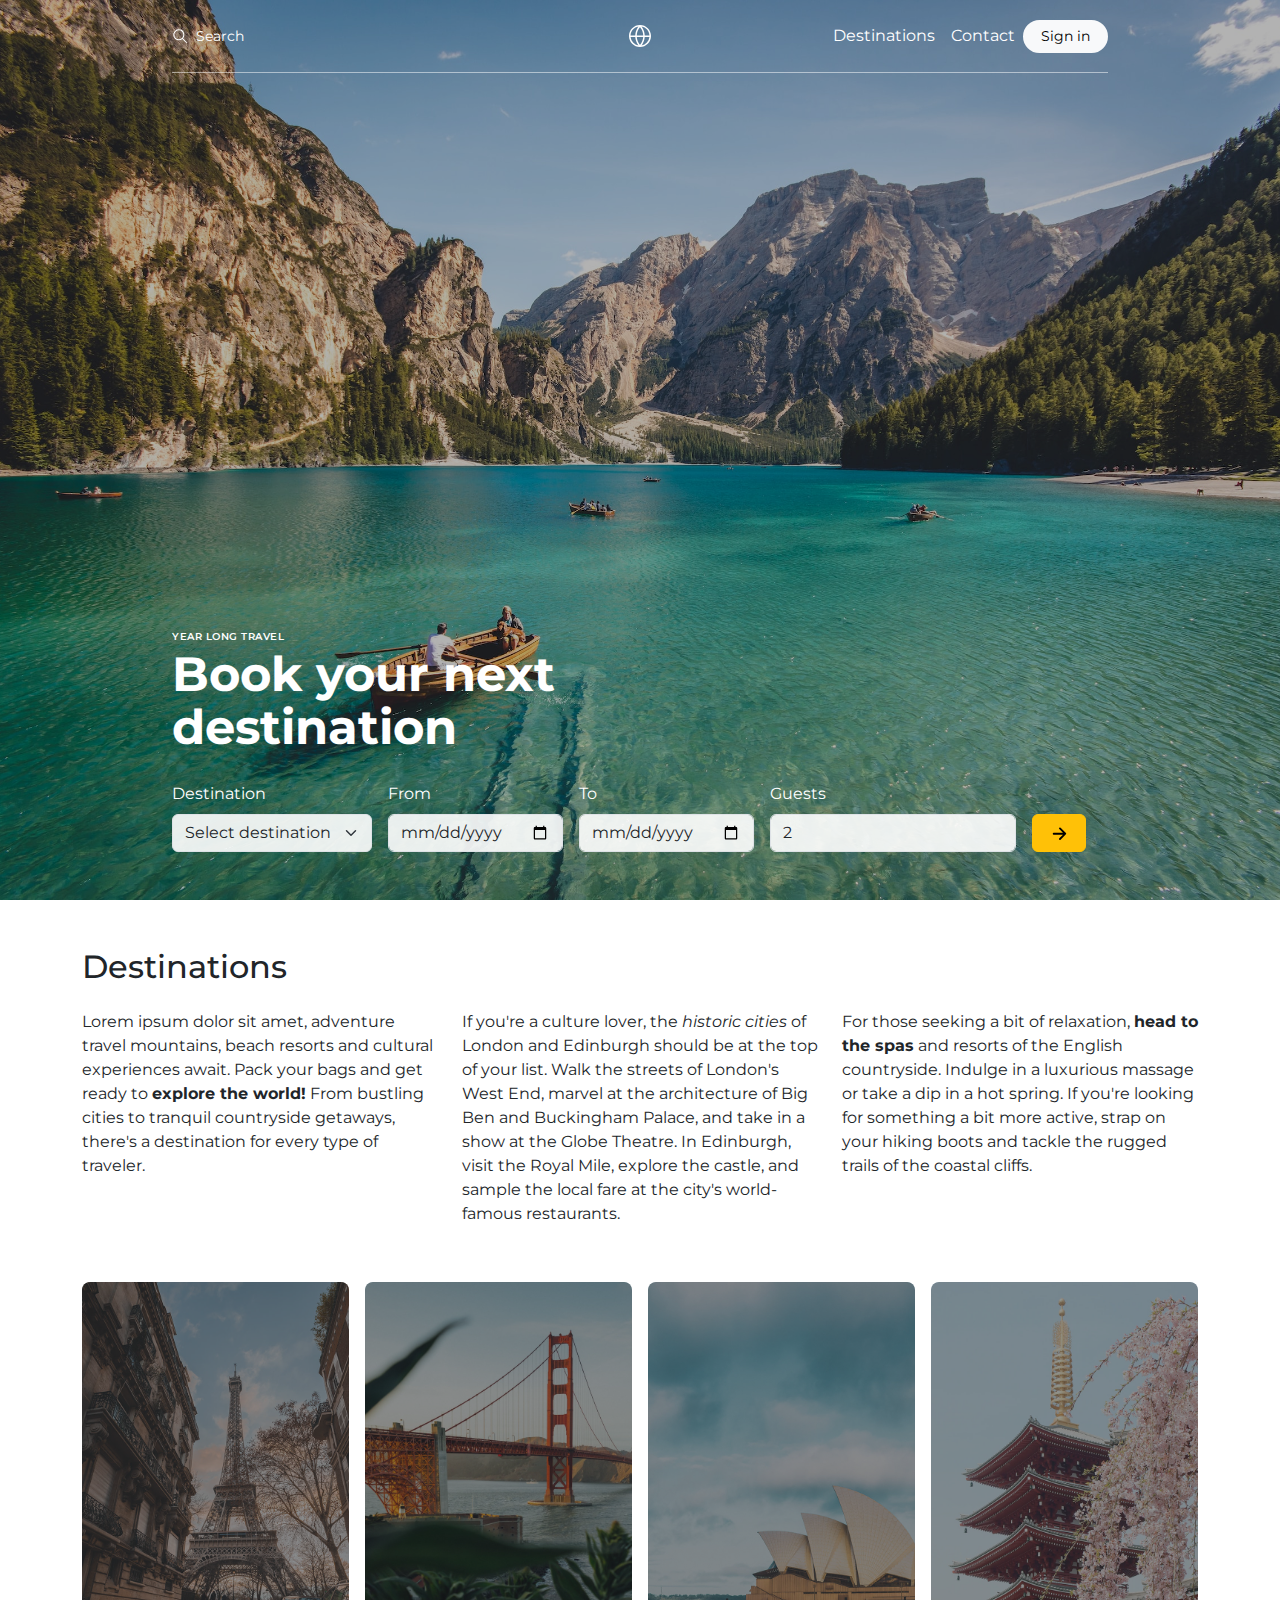
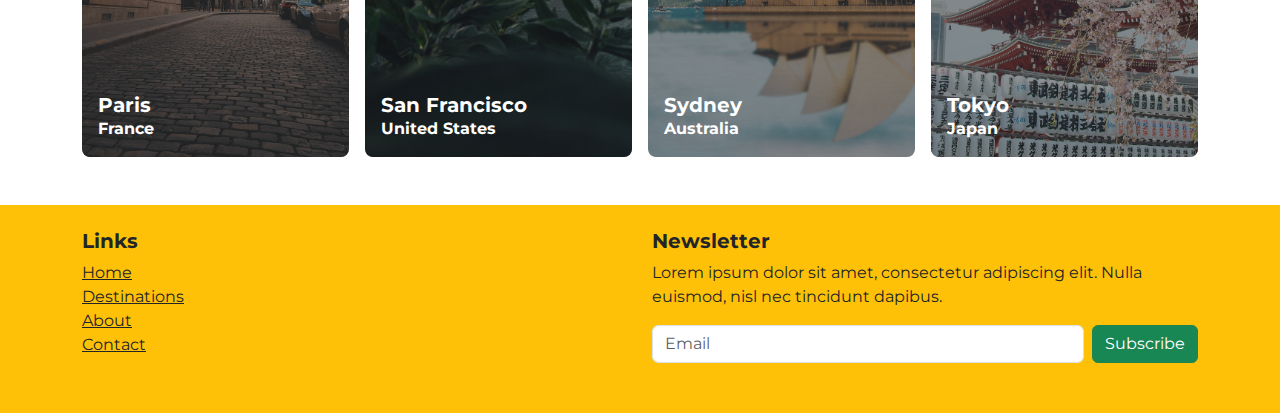
<file: index.html>
<!DOCTYPE html>
<html lang="en">
  <head>
    <meta charset="UTF-8" />
    <meta name="viewport" content="width=device-width, initial-scale=1.0" />
    <title>Travel Agency Landing Page</title>

    <!-- Bootstrap -->
    <link
      href="https://cdn.jsdelivr.net/npm/bootstrap@5.3.0/dist/css/bootstrap.min.css"
      rel="stylesheet"
    />
    <!-- Google Fonts -->
    <link
      href="https://fonts.googleapis.com/css2?family=Montserrat:wght@400;700;900&family=Dancing+Script&display=swap"
      rel="stylesheet"
    />
    <!-- CSS file -->
    <link rel="stylesheet" href="style.css" />
  </head>
  <body>
    <!-- HERO SECTION with TOP NAV OVERLAY -->
    <section
      class="hero text-white d-flex flex-column justify-content-start align-items-center"
      id="hero"
    >
      <!-- TOP NAVIGATION BAR -->
      <header class="w-100 position-absolute top-0 z-3">
        <div class="container">
          <nav class="navbar navbar-expand-lg navbar-dark py-3 px-0">
            <div class="container-fluid px-0">
              <!-- Left: Search -->
              <div class="d-flex align-items-center">
                <img
                  src="assets/web-2-1-4-v2-template/icons/search-white.svg"
                  alt="Search"
                  width="16"
                  class="me-2"
                />
                <span class="small text-white">Search</span>
              </div>

              <!-- Center: Globe (visible only on large screens) -->
              <div
                class="position-absolute start-50 translate-middle-x d-none d-lg-block"
              >
                <img
                  src="assets/web-2-1-4-v2-template/icons/globe-white.svg"
                  alt="Globe"
                  width="24"
                />
              </div>

              <!-- Toggler -->
              <button
                class="navbar-toggler ms-auto"
                type="button"
                data-bs-toggle="collapse"
                data-bs-target="#mainNav"
                aria-controls="mainNav"
                aria-expanded="false"
                aria-label="Toggle navigation"
              >
                <span class="navbar-toggler-icon"></span>
              </button>

              <!-- Links -->
              <div
                class="collapse navbar-collapse justify-content-end"
                id="mainNav"
              >
                <ul class="navbar-nav align-items-lg-center gap-2 gap-lg-0">
                  <li class="nav-item">
                    <a
                      href="destinations.html"
                      class="nav-link text-white small"
                      >Destinations</a
                    >
                  </li>
                  <li class="nav-item">
                    <a href="contact.html" class="nav-link text-white small"
                      >Contact</a
                    >
                  </li>
                  <li class="nav-item">
                    <button
                      class="btn btn-light btn-sm rounded-pill px-3 py-1 border-2"
                    >
                      Sign in
                    </button>
                  </li>
                </ul>
              </div>
            </div>
          </nav>
          <hr
            class="border-top border-white opacity-50 m-0"
            style="height: 1px"
          />
        </div>
      </header>

      <!-- Hero Text + Booking Form -->
      <div
        class="container h-100 d-flex flex-column justify-content-end pb-5 w-100 position-absolute top-0 z-3"
        style="z-index: 2"
      >
        <div class="text-white d-flex flex-column align-items-start gap-1">
          <div class="hero-text">
            <p>YEAR LONG TRAVEL</p>
            <h1>Book your next <br />destination</h1>
          </div>

          <form
            class="booking-form d-flex flex-wrap flex-md-nowrap gap-3 align-items-start"
          >
            <div>
              <label class="form-label">Destination</label>
              <select class="form-select">
                <option selected>Select destination</option>
                <option>Paris, France</option>
                <option>San Francisco, USA</option>
                <option>Sydney, Australia</option>
                <option>Tokyo, Japan</option>
              </select>
            </div>
            <div>
              <label class="form-label">From</label>
              <input type="date" class="form-control" />
            </div>
            <div>
              <label class="form-label">To</label>
              <input type="date" class="form-control" />
            </div>
            <div>
              <label class="form-label">Guests</label>
              <input type="number" class="form-control" value="2" min="1" />
            </div>
            <div>
              <label class="form-label invisible">Search</label>
              <button type="submit" class="btn btn-warning px-3">
                <img
                  src="assets/web-2-1-4-v2-template/icons/arrow-right.svg"
                  alt="Arrow"
                  width="20"
                />
              </button>
            </div>
          </form>
        </div>
      </div>
    </section>

    <!-- DESTINATIONS SECTION -->
    <section class="destinations py-5">
      <div class="container">
        <h2 class="mb-4">Destinations</h2>
        <div class="row mb-4">
          <div class="col-md-4">
            <p>
              Lorem ipsum dolor sit amet, adventure travel mountains, beach
              resorts and cultural experiences await. Pack your bags and get
              ready to
              <strong>explore the world!</strong> From bustling cities to
              tranquil countryside getaways, there's a destination for every
              type of traveler.
            </p>
          </div>
          <div class="col-md-4">
            <p>
              If you're a culture lover, the <em>historic cities</em> of London
              and Edinburgh should be at the top of your list. Walk the streets
              of London's West End, marvel at the architecture of Big Ben and
              Buckingham Palace, and take in a show at the Globe Theatre. In
              Edinburgh, visit the Royal Mile, explore the castle, and sample
              the local fare at the city's world-famous restaurants.
            </p>
          </div>
          <div class="col-md-4">
            <p>
              For those seeking a bit of relaxation,
              <strong>head to the spas</strong> and resorts of the English
              countryside. Indulge in a luxurious massage or take a dip in a hot
              spring. If you're looking for something a bit more active, strap
              on your hiking boots and tackle the rugged trails of the coastal
              cliffs.
            </p>
          </div>
        </div>

        <div class="row g-3 mt-4">
          <div class="col-12 col-md-6 col-lg-3">
            <div class="card text-white border-0 overflow-hidden">
              <img
                src="assets/web-2-1-4-v2-template/images/destinations/paris.jpg"
                class="card-img"
                alt="Paris"
              />
              <div
                class="card-img-overlay d-flex flex-column justify-content-end bg-dark bg-opacity-50 p-3"
              >
                <h5 class="card-title">Paris</h5>
                <p class="card-text">France</p>
              </div>
            </div>
          </div>
          <div class="col-12 col-md-6 col-lg-3">
            <div class="card text-white border-0 overflow-hidden">
              <img
                src="assets/web-2-1-4-v2-template/images/destinations/san-francisco.jpg"
                class="card-img"
                alt="San Francisco"
              />
              <div
                class="card-img-overlay d-flex flex-column justify-content-end bg-dark bg-opacity-50 p-3"
              >
                <h5 class="card-title">San Francisco</h5>
                <p class="card-text">United States</p>
              </div>
            </div>
          </div>
          <div class="col-12 col-md-6 col-lg-3">
            <div class="card text-white border-0 overflow-hidden">
              <img
                src="assets/web-2-1-4-v2-template/images/destinations/sydney.jpg"
                class="card-img"
                alt="Sydney"
              />
              <div
                class="card-img-overlay d-flex flex-column justify-content-end bg-dark bg-opacity-50 p-3"
              >
                <h5 class="card-title">Sydney</h5>
                <p class="card-text">Australia</p>
              </div>
            </div>
          </div>
          <div class="col-12 col-md-6 col-lg-3">
            <div class="card text-white border-0 overflow-hidden">
              <img
                src="assets/web-2-1-4-v2-template/images/destinations/tokyo.jpg"
                class="card-img"
                alt="Tokyo"
              />
              <div
                class="card-img-overlay d-flex flex-column justify-content-end bg-dark bg-opacity-50 p-3"
              >
                <h5 class="card-title">Tokyo</h5>
                <p class="card-text">Japan</p>
              </div>
            </div>
          </div>
        </div>
      </div>
    </section>

    <!-- FOOTER SECTION -->
    <footer class="bg-warning text-dark py-4">
      <div class="container">
        <div class="row">
          <div class="col-md-6 mb-3">
            <h5>Links</h5>
            <ul class="list-unstyled">
              <li>
                <a href="#hero" class="text-dark text-decoration-underline"
                  >Home</a
                >
              </li>
              <li>
                <a
                  href="destinations.html"
                  class="text-dark text-decoration-underline"
                  >Destinations</a
                >
              </li>
              <li>
                <a href="#" class="text-dark text-decoration-underline"
                  >About</a
                >
              </li>
              <li>
                <a
                  href="contact.html"
                  class="text-dark text-decoration-underline"
                  >Contact</a
                >
              </li>
            </ul>
          </div>
          <div class="col-md-6">
            <h5>Newsletter</h5>
            <p>
              Lorem ipsum dolor sit amet, consectetur adipiscing elit. Nulla
              euismod, nisl nec tincidunt dapibus.
            </p>
            <form class="d-flex">
              <input
                type="email"
                class="form-control me-2"
                placeholder="Email"
                required
              />
              <button class="btn btn-success">Subscribe</button>
            </form>
          </div>
        </div>
      </div>
    </footer>
  </body>
</html>
</file>
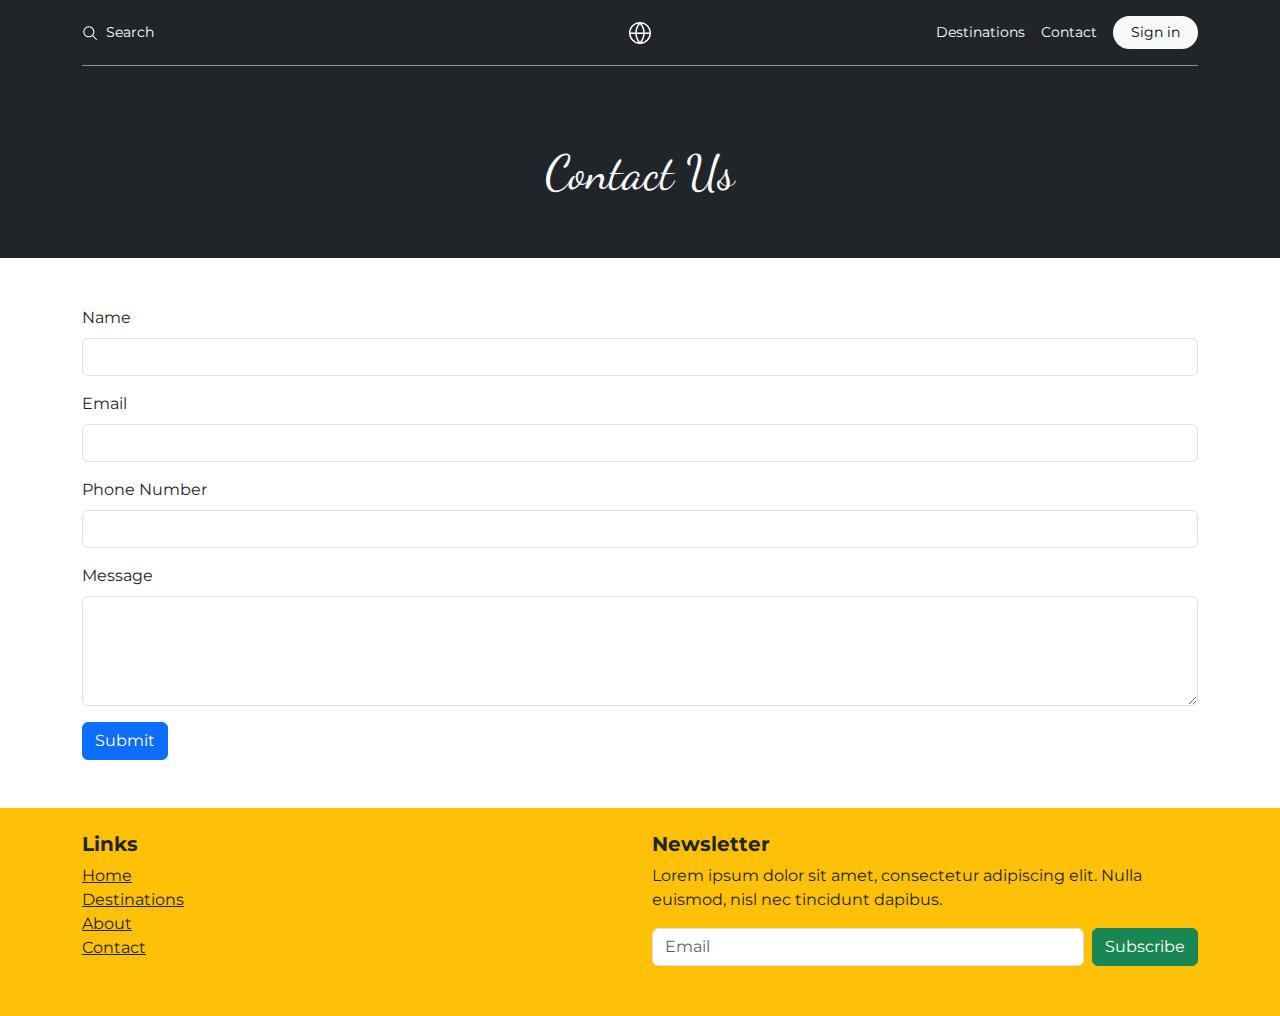
<file: contact.html>
<!DOCTYPE html>
<html lang="en">
  <head>
    <meta charset="UTF-8" />
    <meta name="viewport" content="width=device-width, initial-scale=1.0" />
    <title>Contact Us</title>
    <link
      href="https://cdn.jsdelivr.net/npm/bootstrap@5.3.0/dist/css/bootstrap.min.css"
      rel="stylesheet"
    />
    <link
      href="https://fonts.googleapis.com/css2?family=Montserrat&family=Dancing+Script&display=swap"
      rel="stylesheet"
    />
    <link rel="stylesheet" href="style.css" />
  </head>
  <body>
    <!-- PAGE TITLE WITH NAV -->
    <section class="py-5 text-white bg-dark position-relative">
      <header class="w-100 position-absolute top-0 z-3">
        <div class="container">
          <div class="d-flex justify-content-between align-items-center py-3">
            <div class="d-flex align-items-center">
              <img
                src="assets/web-2-1-4-v2-template/icons/search-white.svg"
                alt="Search"
                width="16"
                class="me-2"
              />
              <span class="small text-white">Search</span>
            </div>
            <div class="position-absolute start-50 translate-middle-x">
              <img
                src="assets/web-2-1-4-v2-template/icons/globe-white.svg"
                alt="Globe"
                width="24"
              />
            </div>
            <div class="d-flex align-items-center">
              <a
                href="destinations.html"
                class="text-white text-decoration-none small me-3"
                >Destinations</a
              >
              <a
                href="contact.html"
                class="text-white text-decoration-none small me-3"
                >Contact</a
              >
              <button
                class="btn btn-light btn-sm rounded-pill px-3 py-1 border-2"
              >
                Sign in
              </button>
            </div>
          </div>
          <hr
            class="border-top border-white opacity-50 m-0"
            style="height: 1px"
          />
        </div>
      </header>
      <div class="container pt-5 mt-5 text-center">
        <h1 class="display-5" style="font-family: 'Dancing Script', cursive">
          Contact Us
        </h1>
      </div>
    </section>

    <!-- CONTACT FORM -->
    <section class="py-5">
      <div class="container">
        <form action="success.html" method="GET">
          <div class="mb-3">
            <label for="name" class="form-label">Name</label>
            <input
              type="text"
              class="form-control"
              id="name"
              name="name"
              required
            />
          </div>
          <div class="mb-3">
            <label for="email" class="form-label">Email</label>
            <input
              type="email"
              class="form-control"
              id="email"
              name="email"
              required
            />
          </div>
          <div class="mb-3">
            <label for="phone" class="form-label">Phone Number</label>
            <input
              type="tel"
              class="form-control"
              id="phone"
              name="phone"
              required
            />
          </div>
          <div class="mb-3">
            <label for="message" class="form-label">Message</label>
            <textarea
              class="form-control"
              id="message"
              name="message"
              rows="4"
              required
            ></textarea>
          </div>
          <button type="submit" class="btn btn-primary">Submit</button>
        </form>
      </div>
    </section>

    <!-- FOOTER SECTION -->
    <footer class="bg-warning text-dark py-4">
      <div class="container">
        <div class="row">
          <div class="col-md-6 mb-3">
            <h5>Links</h5>
            <ul class="list-unstyled">
              <li>
                <a href="index.html" class="text-dark text-decoration-underline"
                  >Home</a
                >
              </li>
              <li>
                <a
                  href="destinations.html"
                  class="text-dark text-decoration-underline"
                  >Destinations</a
                >
              </li>
              <li>
                <a href="#" class="text-dark text-decoration-underline"
                  >About</a
                >
              </li>
              <li>
                <a
                  href="contact.html"
                  class="text-dark text-decoration-underline"
                  >Contact</a
                >
              </li>
            </ul>
          </div>
          <div class="col-md-6">
            <h5>Newsletter</h5>
            <p>
              Lorem ipsum dolor sit amet, consectetur adipiscing elit. Nulla
              euismod, nisl nec tincidunt dapibus.
            </p>
            <form class="d-flex">
              <input
                type="email"
                class="form-control me-2"
                placeholder="Email"
                required
              />
              <button class="btn btn-success">Subscribe</button>
            </form>
          </div>
        </div>
      </div>
    </footer>
  </body>
</html>
</file>
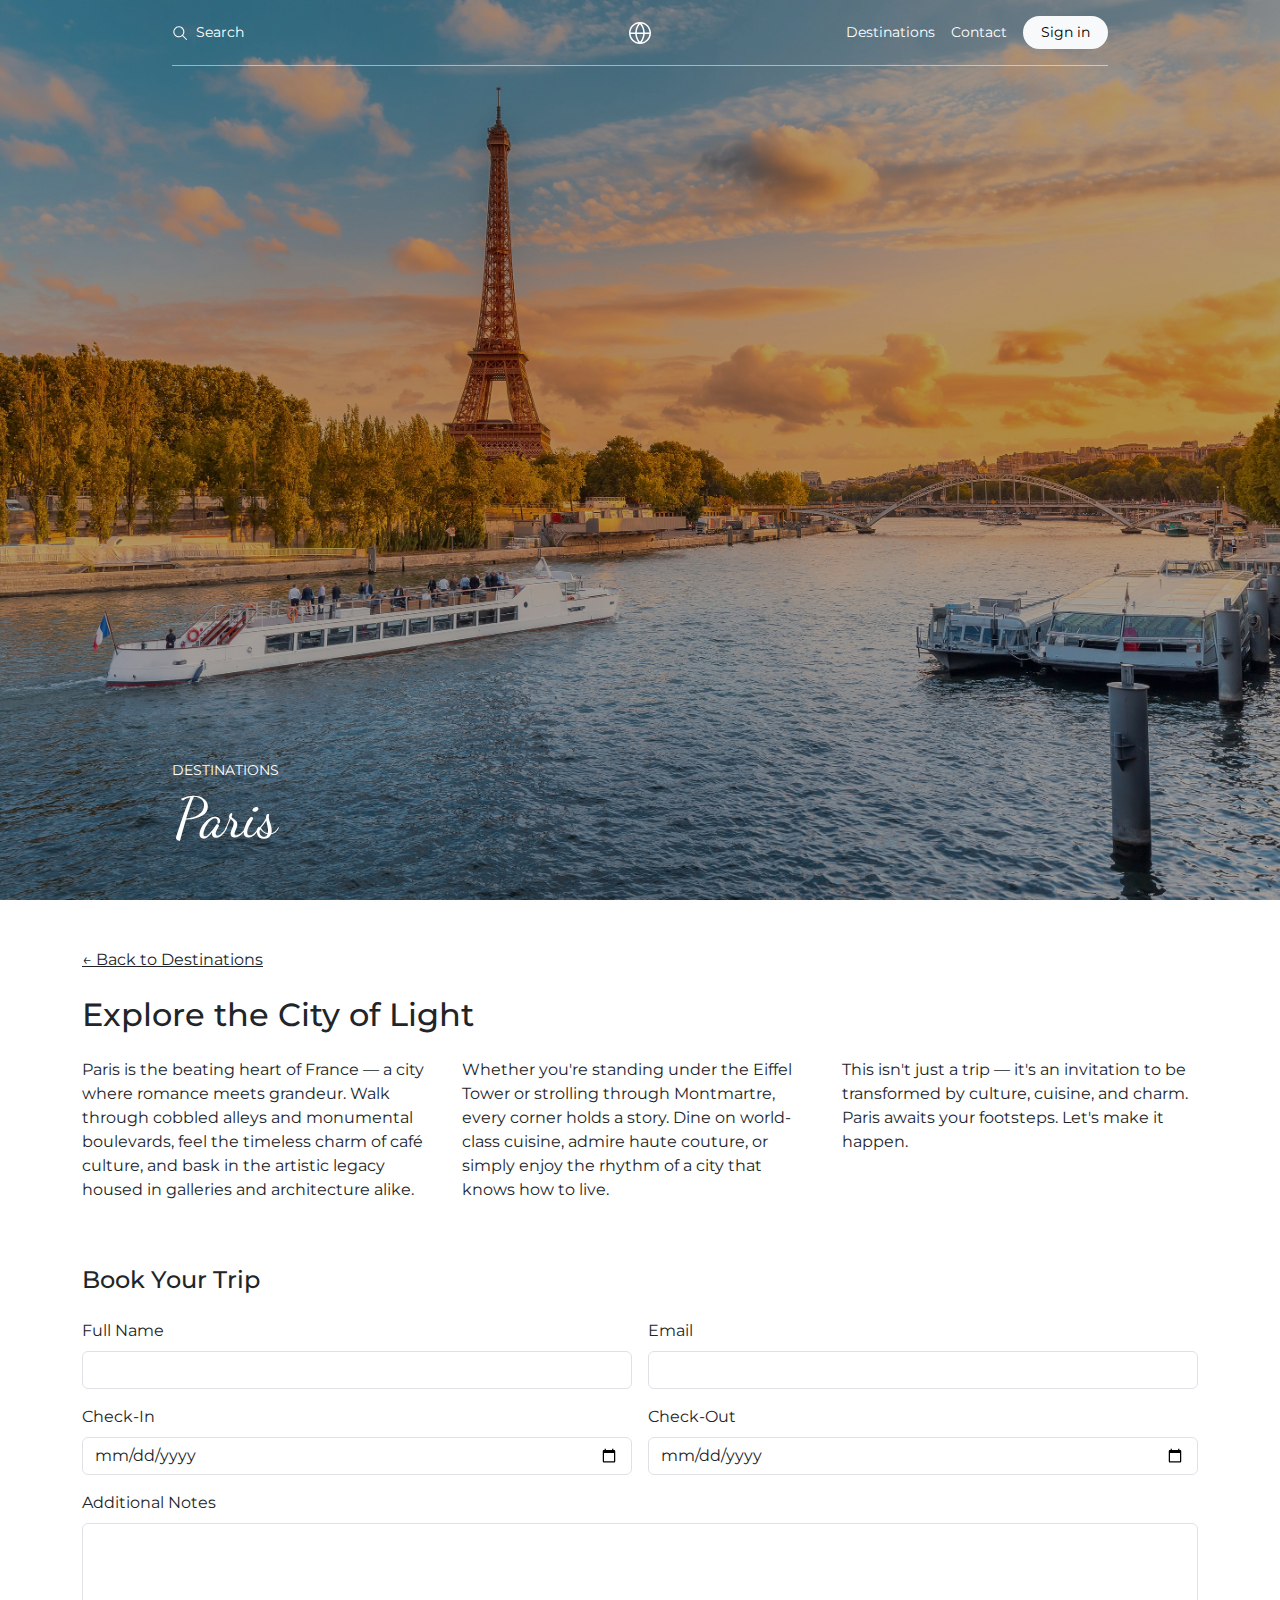
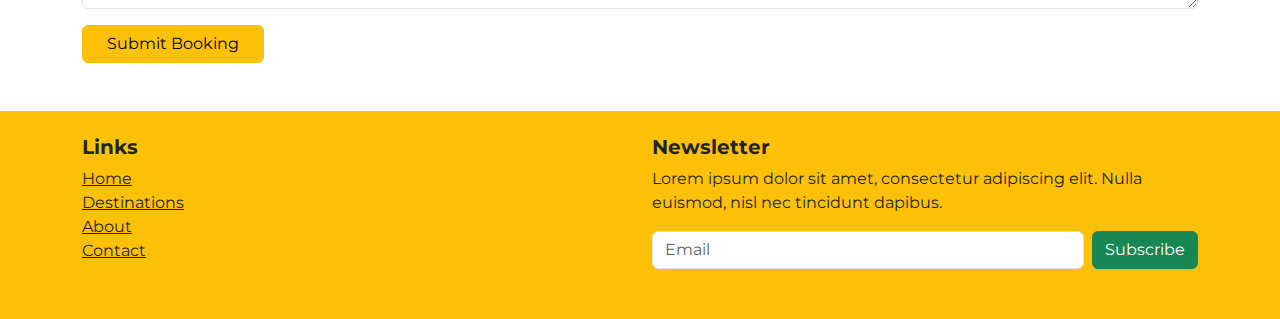
<file: destination-individual.html>
<!DOCTYPE html>
<html lang="en">
  <head>
    <meta charset="UTF-8" />
    <meta name="viewport" content="width=device-width, initial-scale=1.0" />
    <title>Paris – Destination</title>
    <!-- Bootstrap -->
    <link
      href="https://cdn.jsdelivr.net/npm/bootstrap@5.3.0/dist/css/bootstrap.min.css"
      rel="stylesheet"
    />
    <!-- Google Fonts -->
    <link
      href="https://fonts.googleapis.com/css2?family=Montserrat&family=Dancing+Script&display=swap"
      rel="stylesheet"
    />
    <!-- CSS -->
    <link rel="stylesheet" href="style.css" />
  </head>
  <body>
    <!-- HERO SECTION -->
    <section
      class="hero text-white d-flex flex-column justify-content-start align-items-center"
      id="hero"
      style="
        background: url('assets/web-2-1-4-v2-template/images/paris2-getty-images-AofcIDFaraI-unsplash.jpg')
          no-repeat center center/cover;
        min-height: 100vh;
      "
    >
      <!-- TOP NAVIGATION BAR -->
      <header class="w-100 position-absolute top-0 z-3">
        <div class="container">
          <div class="d-flex justify-content-between align-items-center py-3">
            <div class="d-flex align-items-center">
              <img
                src="assets/web-2-1-4-v2-template/icons/search-white.svg"
                alt="Search"
                width="16"
                class="me-2"
              />
              <span class="small text-white">Search</span>
            </div>
            <div class="position-absolute start-50 translate-middle-x">
              <img
                src="assets/web-2-1-4-v2-template/icons/globe-white.svg"
                alt="Globe"
                width="24"
              />
            </div>
            <div class="d-flex align-items-center">
              <a
                href="destinations.html"
                class="text-white text-decoration-none small me-3"
                >Destinations</a
              >
              <a
                href="contact.html"
                class="text-white text-decoration-none small me-3"
                >Contact</a
              >
              <button
                class="btn btn-light btn-sm rounded-pill px-3 py-1 border-2"
              >
                Sign in
              </button>
            </div>
          </div>
          <hr
            class="border-top border-white opacity-50 m-0"
            style="height: 1px"
          />
        </div>
      </header>

      <!-- Hero Text -->
      <div
        class="container h-100 d-flex flex-column justify-content-end pb-5 w-100 position-absolute top-0 z-3"
      >
        <div class="row">
          <div
            class="col-md-6 text-white d-flex flex-column align-items-start gap-4"
          >
            <div>
              <p class="text-uppercase small mb-1">DESTINATIONS</p>
              <h1
                class="display-4 mb-0"
                style="font-family: 'Dancing Script', cursive"
              >
                Paris
              </h1>
            </div>
          </div>
        </div>
      </div>
    </section>

    <!-- DESTINATION DETAILS -->
    <section class="py-5">
      <div class="container">
        <!-- Back to Destinations Link -->
        <div class="mb-4">
          <a
            href="destinations.html"
            class="text-dark text-decoration-underline"
          >
            ← Back to Destinations
          </a>
        </div>
        <h2 class="mb-4">Explore the City of Light</h2>
        <div class="row g-4">
          <div class="col-md-4">
            <p>
              Paris is the beating heart of France — a city where romance meets
              grandeur. Walk through cobbled alleys and monumental boulevards,
              feel the timeless charm of café culture, and bask in the artistic
              legacy housed in galleries and architecture alike.
            </p>
          </div>
          <div class="col-md-4">
            <p>
              Whether you're standing under the Eiffel Tower or strolling
              through Montmartre, every corner holds a story. Dine on
              world-class cuisine, admire haute couture, or simply enjoy the
              rhythm of a city that knows how to live.
            </p>
          </div>
          <div class="col-md-4">
            <p>
              This isn't just a trip — it's an invitation to be transformed by
              culture, cuisine, and charm. Paris awaits your footsteps. Let's
              make it happen.
            </p>
          </div>
        </div>

        <!-- Booking Form -->
        <div class="mt-5">
          <h2 class="h4 mb-4">Book Your Trip</h2>
          <form class="row g-3">
            <div class="col-md-6">
              <label for="fullName" class="form-label">Full Name</label>
              <input type="text" class="form-control" id="fullName" required />
            </div>
            <div class="col-md-6">
              <label for="email" class="form-label">Email</label>
              <input type="email" class="form-control" id="email" required />
            </div>
            <div class="col-md-6">
              <label for="checkin" class="form-label">Check-In</label>
              <input type="date" class="form-control" id="checkin" required />
            </div>
            <div class="col-md-6">
              <label for="checkout" class="form-label">Check-Out</label>
              <input type="date" class="form-control" id="checkout" required />
            </div>
            <div class="col-12">
              <label for="notes" class="form-label">Additional Notes</label>
              <textarea class="form-control" id="notes" rows="3"></textarea>
            </div>
            <div class="col-12">
              <button type="submit" class="btn btn-warning px-4">
                Submit Booking
              </button>
            </div>
          </form>
        </div>
      </div>
    </section>

    <!-- FOOTER SECTION -->
    <footer class="bg-warning text-dark py-4">
      <div class="container">
        <div class="row">
          <div class="col-md-6 mb-3">
            <h5>Links</h5>
            <ul class="list-unstyled">
              <li>
                <a href="index.html" class="text-dark text-decoration-underline"
                  >Home</a
                >
              </li>
              <li>
                <a
                  href="destinations.html"
                  class="text-dark text-decoration-underline"
                  >Destinations</a
                >
              </li>
              <li>
                <a href="#" class="text-dark text-decoration-underline"
                  >About</a
                >
              </li>
              <li>
                <a
                  href="contact.html"
                  class="text-dark text-decoration-underline"
                  >Contact</a
                >
              </li>
            </ul>
          </div>
          <div class="col-md-6">
            <h5>Newsletter</h5>
            <p>
              Lorem ipsum dolor sit amet, consectetur adipiscing elit. Nulla
              euismod, nisl nec tincidunt dapibus.
            </p>
            <form class="d-flex">
              <input
                type="email"
                class="form-control me-2"
                placeholder="Email"
                required
              />
              <button class="btn btn-success">Subscribe</button>
            </form>
          </div>
        </div>
      </div>
    </footer>
  </body>
</html>
</file>
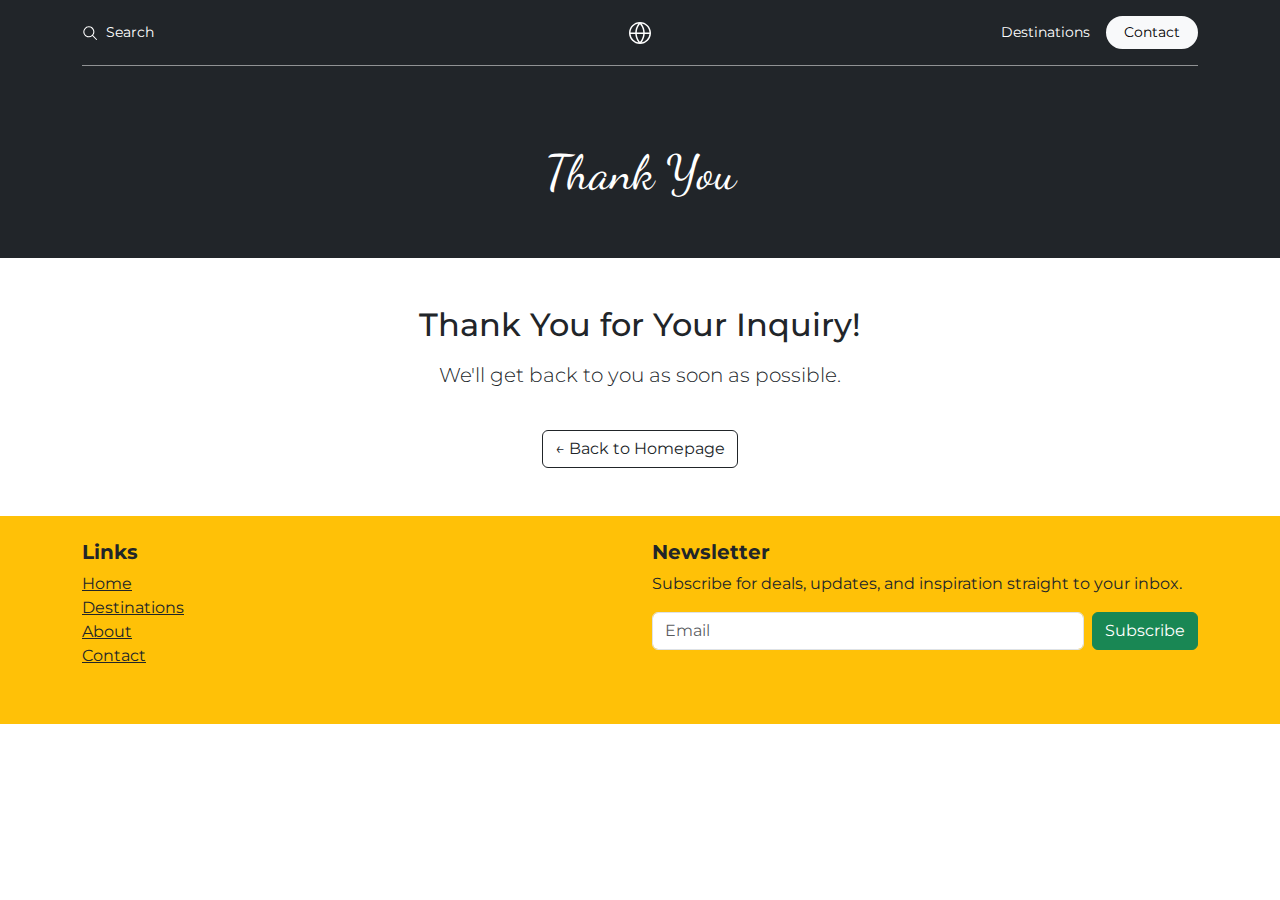
<file: success.html>
<!-- success.html -->
<!DOCTYPE html>
<html lang="en">
  <head>
    <meta charset="UTF-8" />
    <meta name="viewport" content="width=device-width, initial-scale=1.0" />
    <title>Thank You</title>
    <link
      href="https://cdn.jsdelivr.net/npm/bootstrap@5.3.0/dist/css/bootstrap.min.css"
      rel="stylesheet"
    />
    <link
      href="https://fonts.googleapis.com/css2?family=Montserrat&family=Dancing+Script&display=swap"
      rel="stylesheet"
    />
    <link rel="stylesheet" href="style.css" />
  </head>
  <body>
    <!-- PAGE TITLE WITH NAV -->
    <section class="py-5 text-white bg-dark position-relative">
      <header class="w-100 position-absolute top-0 z-3">
        <div class="container">
          <div class="d-flex justify-content-between align-items-center py-3">
            <div class="d-flex align-items-center">
              <img
                src="assets/web-2-1-4-v2-template/icons/search-white.svg"
                alt="Search"
                width="16"
                class="me-2"
              />
              <span class="small text-white">Search</span>
            </div>
            <div class="position-absolute start-50 translate-middle-x">
              <img
                src="assets/web-2-1-4-v2-template/icons/globe-white.svg"
                alt="Globe"
                width="24"
              />
            </div>
            <div class="d-flex align-items-center">
              <a
                href="destinations.html"
                class="text-white text-decoration-none small me-3"
                >Destinations</a
              >
              <a
                href="contact.html"
                class="btn btn-light btn-sm rounded-pill px-3 py-1 border-2"
                >Contact</a
              >
            </div>
          </div>
          <hr
            class="border-top border-white opacity-50 m-0"
            style="height: 1px"
          />
        </div>
      </header>
      <div class="container pt-5 mt-5 text-center">
        <h1 class="display-5" style="font-family: 'Dancing Script', cursive">
          Thank You
        </h1>
      </div>
    </section>

    <!-- SUCCESS MESSAGE -->
    <section class="py-5 text-center">
      <div class="container">
        <h2 class="mb-3">Thank You for Your Inquiry!</h2>
        <p class="lead">We'll get back to you as soon as possible.</p>
        <a href="index.html" class="btn btn-outline-dark mt-4"
          >← Back to Homepage</a
        >
      </div>
    </section>

    <!-- FOOTER -->
    <footer class="bg-warning text-dark py-4">
      <div class="container">
        <div class="row">
          <div class="col-md-6 mb-3">
            <h5>Links</h5>
            <ul class="list-unstyled">
              <li>
                <a
                  href="index.html#hero"
                  class="text-dark text-decoration-underline"
                  >Home</a
                >
              </li>
              <li>
                <a
                  href="destinations.html"
                  class="text-dark text-decoration-underline"
                  >Destinations</a
                >
              </li>
              <li>
                <a href="#" class="text-dark text-decoration-underline"
                  >About</a
                >
              </li>
              <li>
                <a
                  href="contact.html"
                  class="text-dark text-decoration-underline"
                  >Contact</a
                >
              </li>
            </ul>
          </div>
          <div class="col-md-6">
            <h5>Newsletter</h5>
            <p>
              Subscribe for deals, updates, and inspiration straight to your
              inbox.
            </p>
            <form class="d-flex">
              <input
                type="email"
                class="form-control me-2"
                placeholder="Email"
                required
              />
              <button class="btn btn-success">Subscribe</button>
            </form>
          </div>
        </div>
      </div>
    </footer>
  </body>
</html>
</file>
<file: style.css>
body {
  font-family: 'Montserrat', sans-serif;
  margin: 0;
  padding: 0;
}

h1, h2 {
  font-family: 'Montserrat', sans-serif;
}

.hero {
  position: relative;
  background: url('assets/web-2-1-4-v2-template/images/header.jpg') no-repeat center center/cover;
  min-height: 100vh;
  display: flex;
  align-items: center;
  justify-content: center;
  text-align: center;
  overflow: hidden;
}

.hero::before {
  content: '';
  position: absolute;
  top: 0;
  left: 0;
  width: 100%;
  height: 100%;
  background: rgba(0, 0, 0, 0.3); /* Adjust opacity as needed */
  z-index: 1;
}

.hero .container {
  position: relative;
  z-index: 2;
}

.booking-form input,
.booking-form select {
  background-color: rgba(255, 255, 255, 0.9);
}

.booking-form > div {
  display: flex;
  flex-direction: column;
  align-items: flex-start;
}

.booking-form label {
  text-align: left;
}

.hero .container {
  max-width: 960px;
}

.hero-text {
  text-align: left;
  margin-bottom: 16px; 
}

.hero-text p {
  letter-spacing: 0.5px;
  font-weight: 600;
  font-size: 10px;
  margin-bottom: 4px; 
}

.hero-text h1 {
  font-family: 'Montserrat', sans-serif;
  font-size: 48px;
  font-weight: 700;
  line-height: 1.1;
  text-align: left;
  margin: 0 0 8px 0;
  text-shadow: 0 0 1px rgba(255, 255, 255, 0.2);
}

.hero .lead {
  font-size: 16px; 
  letter-spacing: 1px;
  text-transform: uppercase;
  margin-bottom: 8px; 
}

.hero-form .form-control,
.hero-form .btn {
  height: 48px;
  border-radius: 6px;
  font-size: 14.4px; 
}

.hero-form .form-control {
  background-color: rgba(255, 255, 255, 0.95);
  border: none;
}

.hero-form .btn {
  padding: 0 19.2px; 
}

.destinations img {
  width: 100%;
  height: auto;
  border-radius: 8px;
}

.destination-overlay {
  position: absolute;
  bottom: 0;
  left: 0;
  width: 100%;
  padding: 16px;
  background: linear-gradient(to top, rgba(0,0,0,0.7), transparent);
  text-align: center;
  border-radius: 0 0 8px 8px;
}

.card-img-overlay {
  display: flex;
  flex-direction: column;
  justify-content: flex-end;
  border-radius: 8px;
}

.card-title,
.card-text {
  margin-bottom: 0;
  font-weight: bold;
}

footer h5 {
  font-weight: bold;
}

.input-group-text {
  border: none;
  background-color: transparent;
}
</file>
